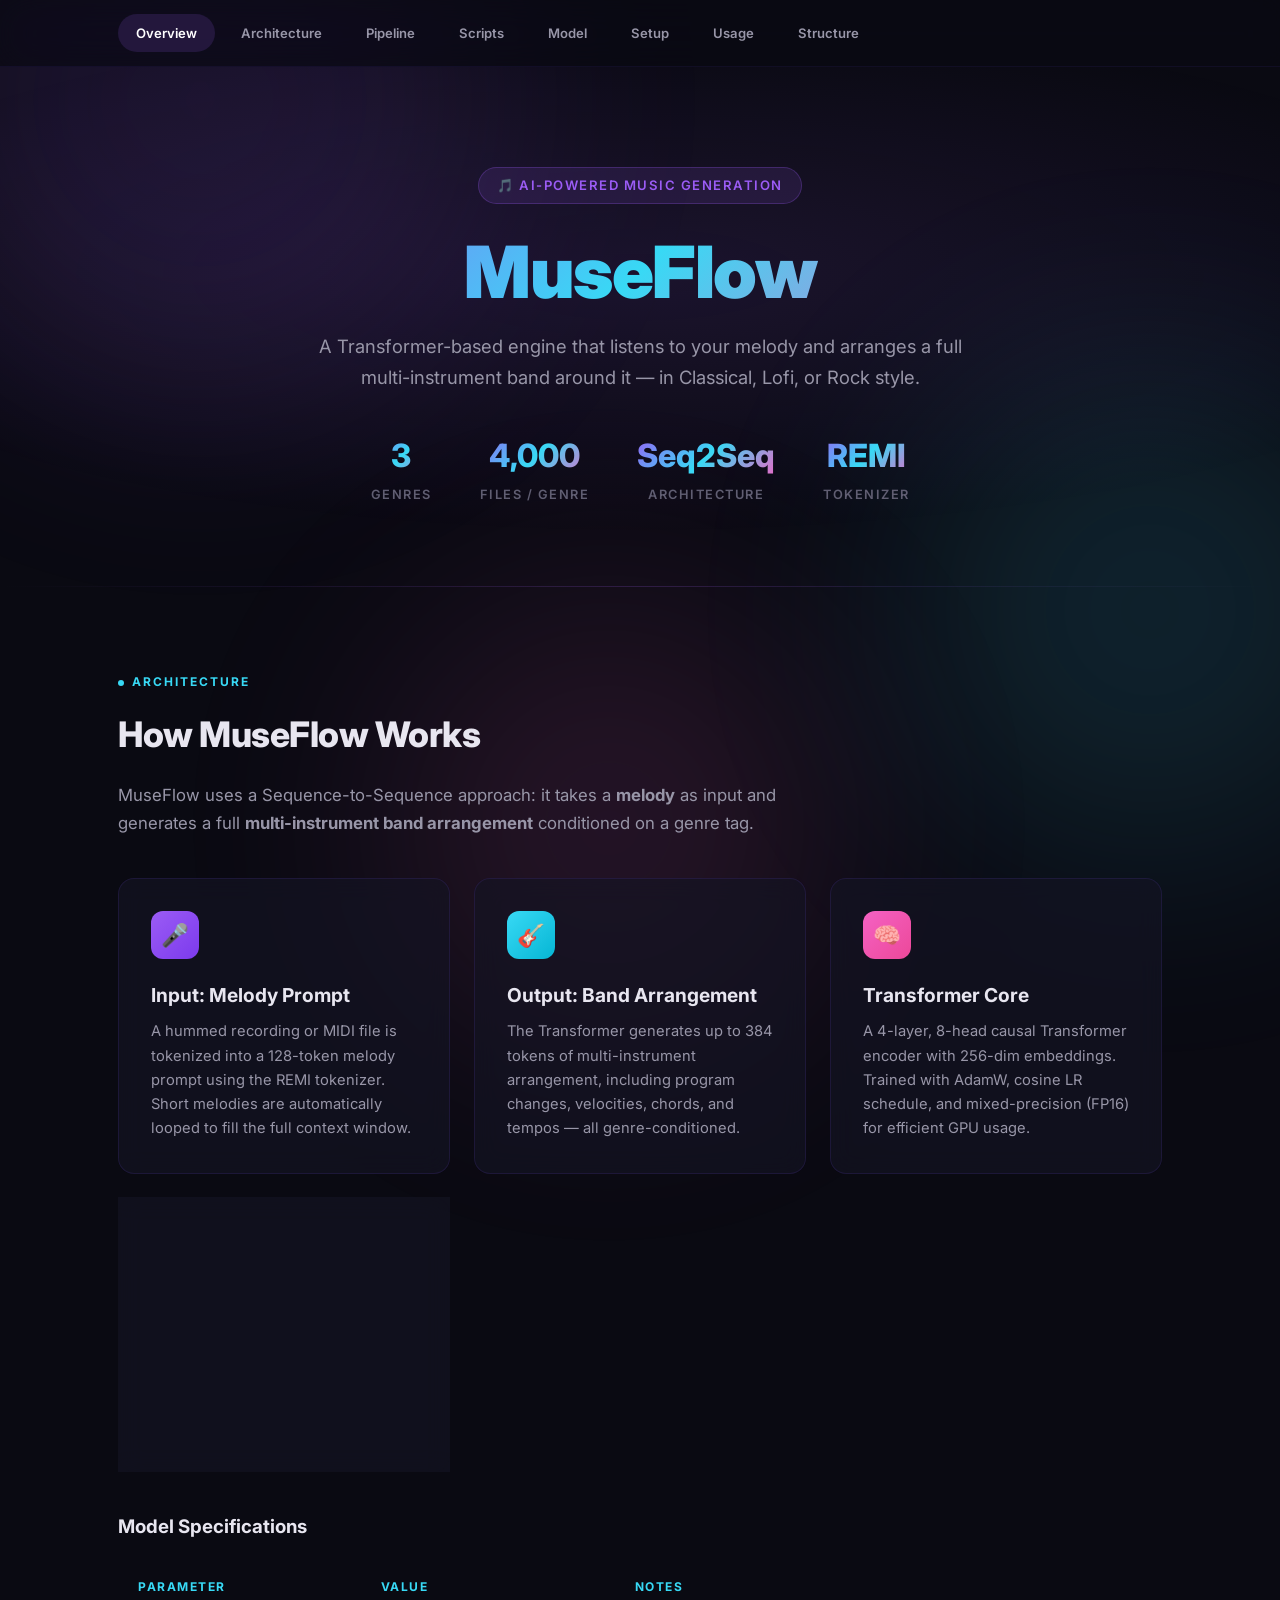
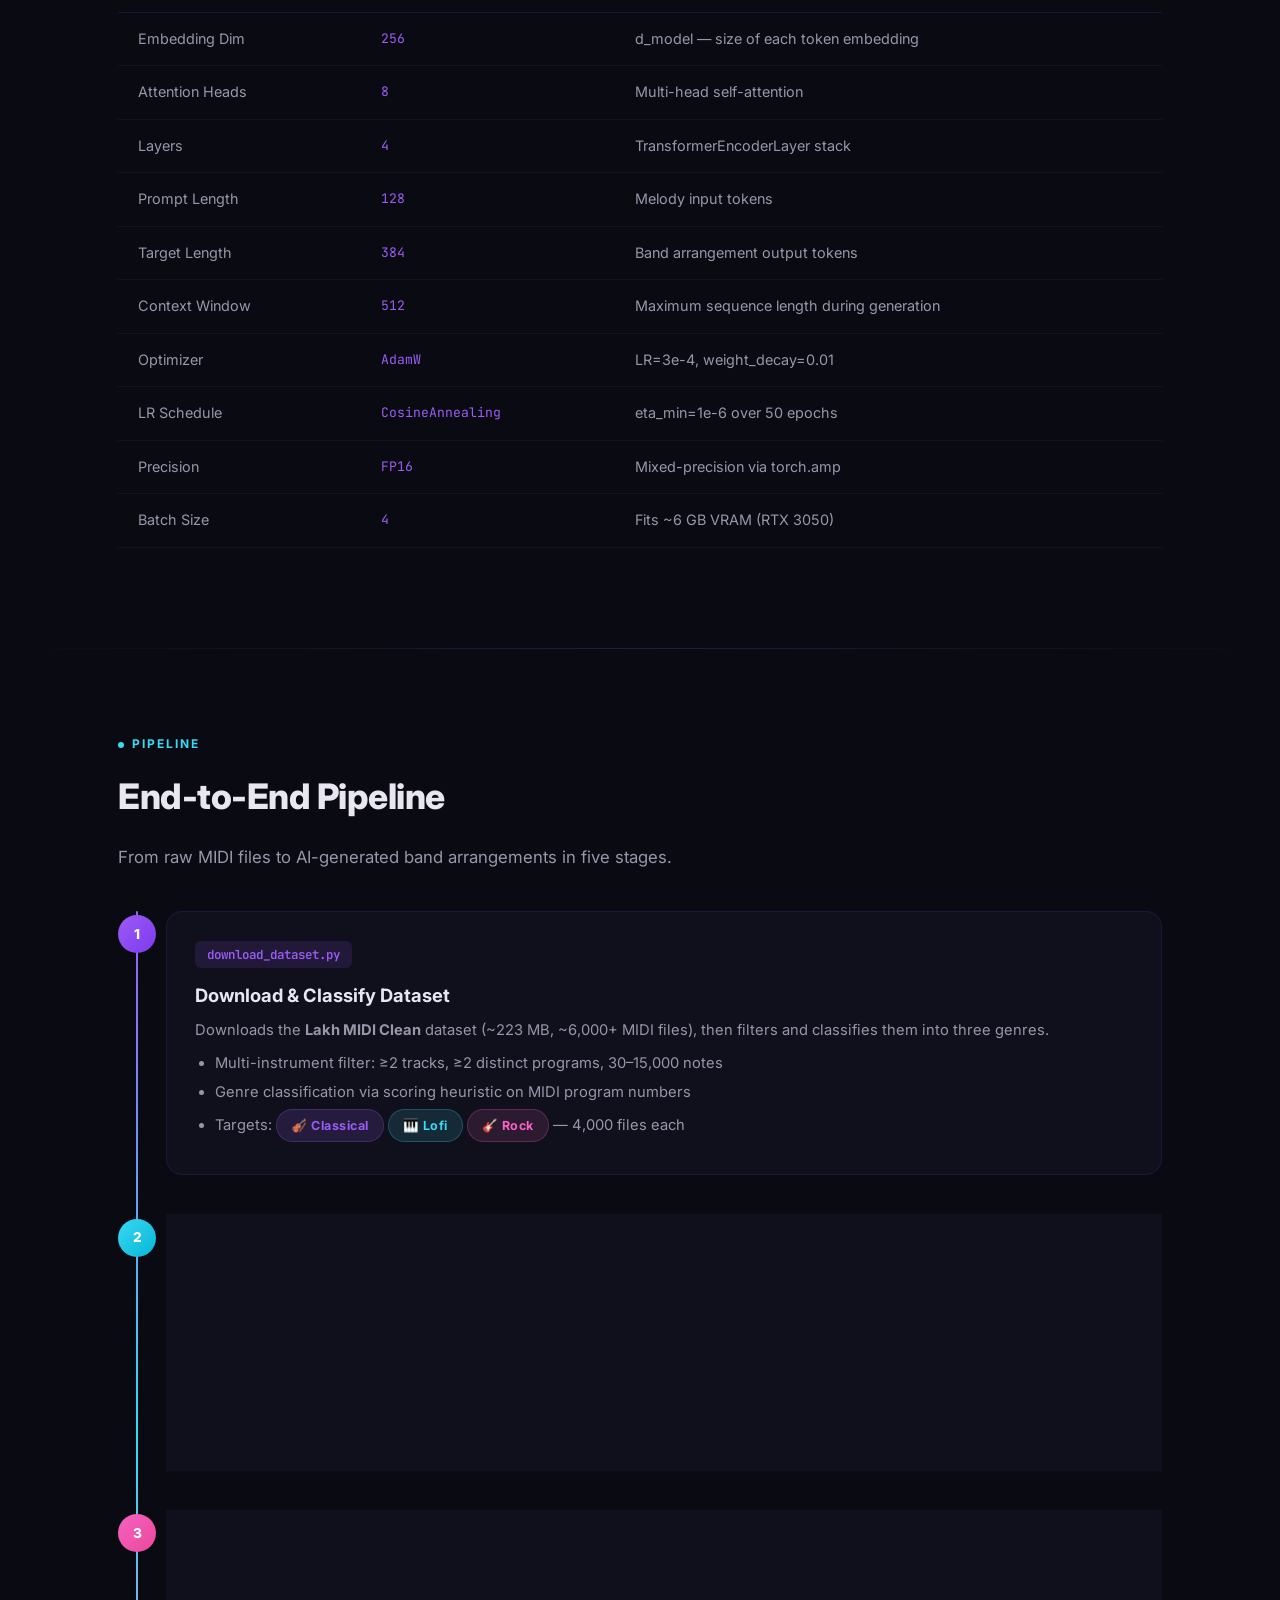
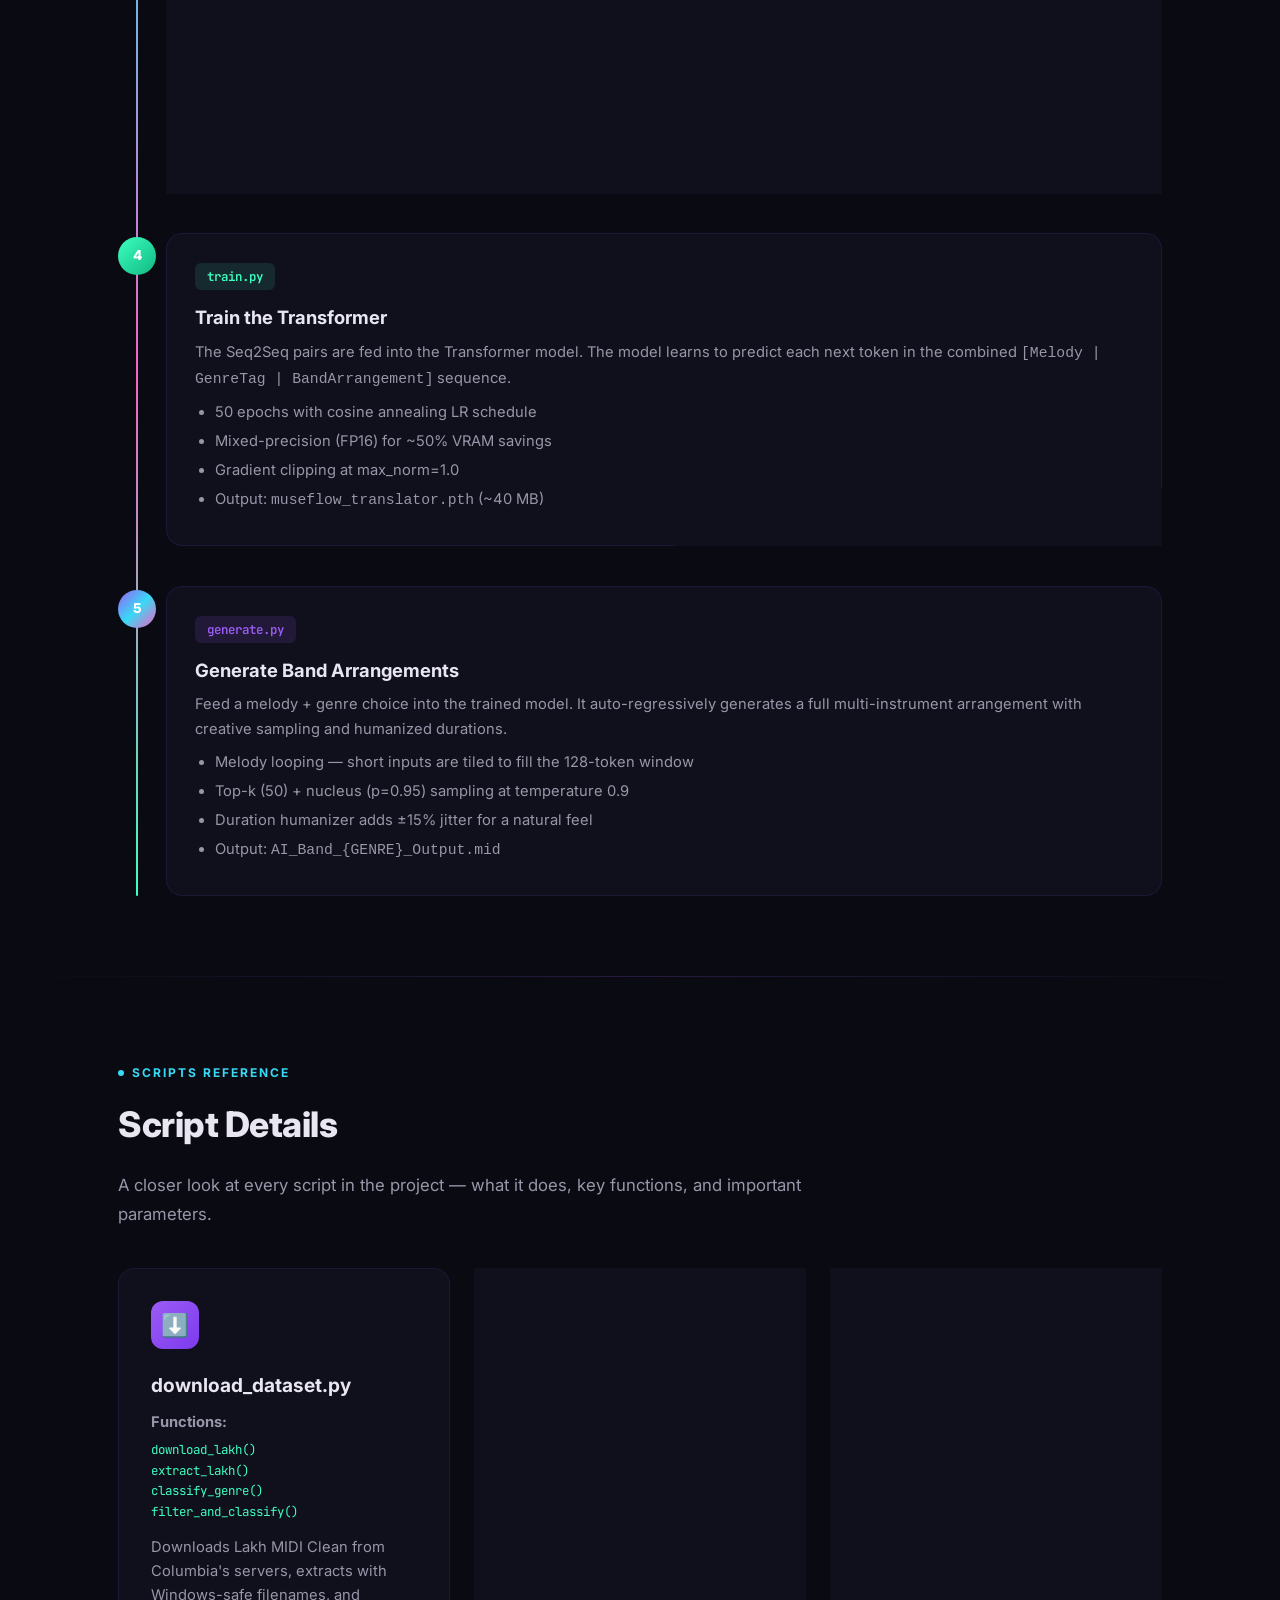
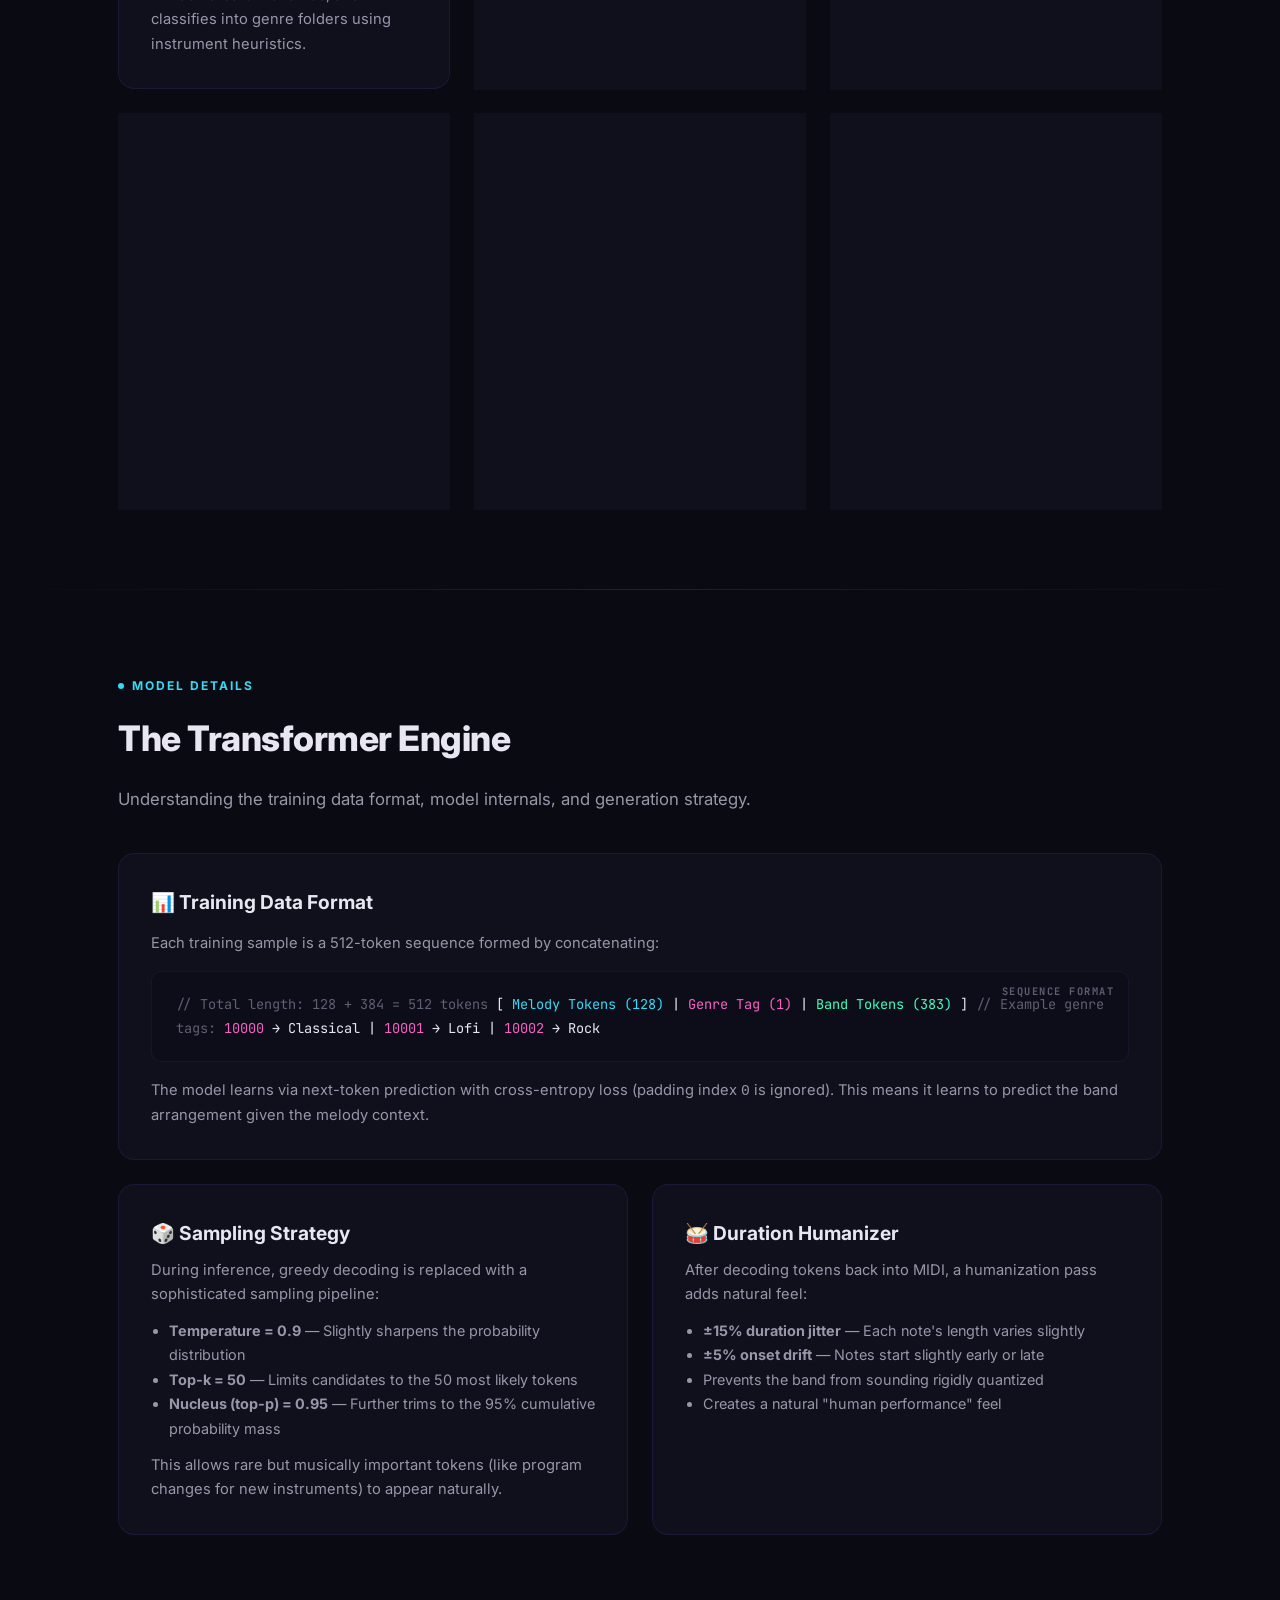
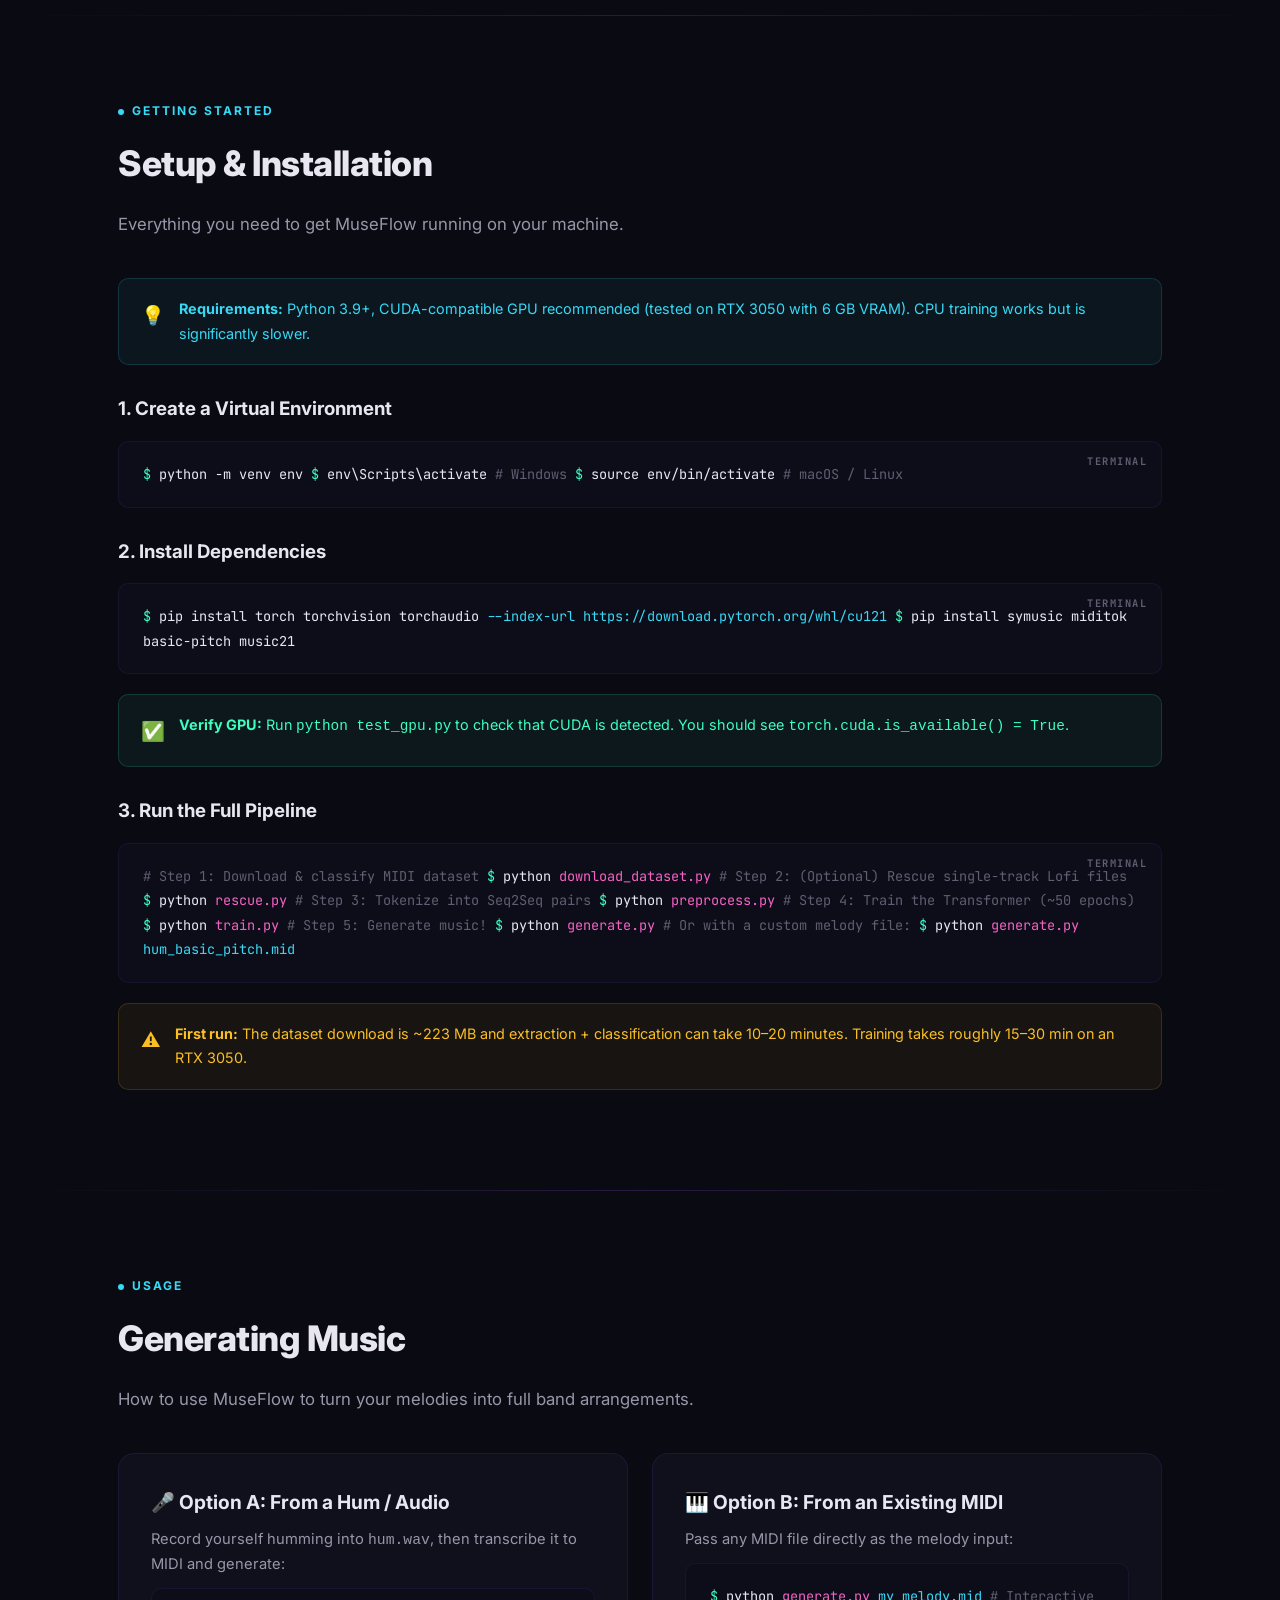
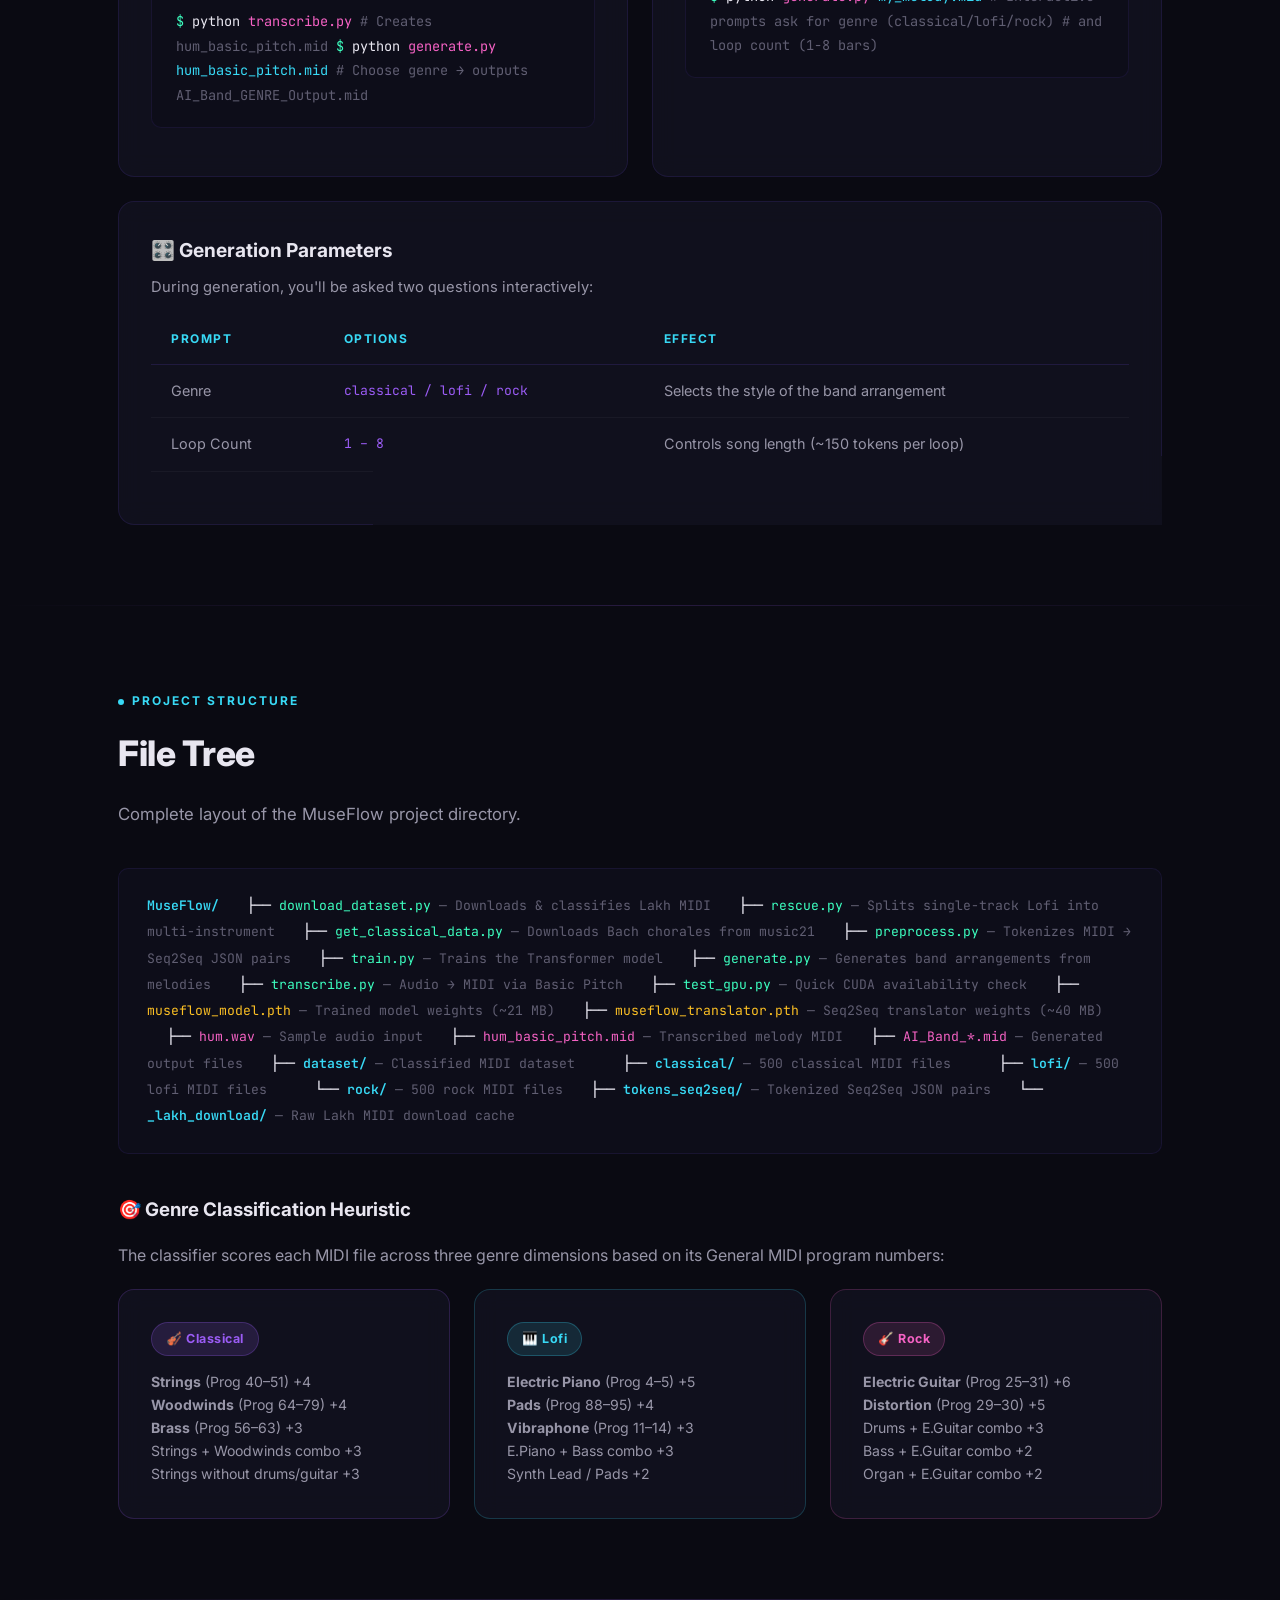
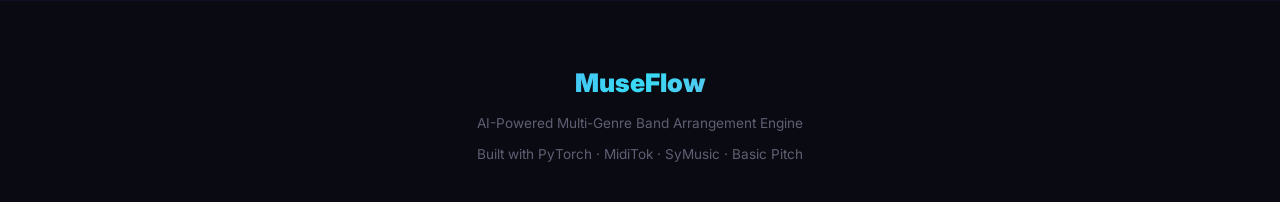
<file: Museflow-guide.html>
<!DOCTYPE html>
<html lang="en">

<head>
  <meta charset="UTF-8" />
  <meta name="viewport" content="width=device-width, initial-scale=1.0" />
  <title>MuseFlow — AI Band Arrangement Guide</title>
  <meta name="description"
    content="Complete guide to MuseFlow: an AI-powered multi-genre, multi-instrument MIDI generation engine that turns melodies into full band arrangements." />
  <link
    href="https://fonts.googleapis.com/css2?family=Inter:wght@300;400;500;600;700;800;900&family=JetBrains+Mono:wght@400;500;600&display=swap"
    rel="stylesheet" />
  <style>
    /* ===== RESET & BASE ===== */
    *,
    *::before,
    *::after {
      box-sizing: border-box;
      margin: 0;
      padding: 0;
    }

    :root {
      --bg-primary: #0a0a12;
      --bg-secondary: #12121e;
      --bg-card: rgba(20, 20, 36, 0.65);
      --bg-card-hover: rgba(28, 28, 52, 0.8);
      --border-card: rgba(120, 80, 255, 0.12);
      --border-card-hover: rgba(120, 80, 255, 0.3);
      --accent-purple: #9b5cf5;
      --accent-cyan: #38d9f5;
      --accent-pink: #f562c4;
      --accent-green: #3dffc0;
      --text-primary: #e8e6f0;
      --text-secondary: #9896a8;
      --text-muted: #605e72;
      --gradient-hero: linear-gradient(135deg, #9b5cf5 0%, #38d9f5 50%, #f562c4 100%);
      --gradient-purple: linear-gradient(135deg, #9b5cf5, #7c3aed);
      --gradient-cyan: linear-gradient(135deg, #38d9f5, #06b6d4);
      --gradient-pink: linear-gradient(135deg, #f562c4, #ec4899);
      --gradient-green: linear-gradient(135deg, #3dffc0, #10b981);
      --shadow-glow: 0 0 60px rgba(155, 92, 245, 0.15);
      --radius: 16px;
      --radius-sm: 10px;
      --font-body: 'Inter', -apple-system, sans-serif;
      --font-mono: 'JetBrains Mono', 'Fira Code', monospace;
    }

    html {
      scroll-behavior: smooth;
    }

    body {
      font-family: var(--font-body);
      background: var(--bg-primary);
      color: var(--text-primary);
      line-height: 1.7;
      overflow-x: hidden;
    }

    /* ===== SCROLLBAR ===== */
    ::-webkit-scrollbar {
      width: 8px;
    }

    ::-webkit-scrollbar-track {
      background: var(--bg-primary);
    }

    ::-webkit-scrollbar-thumb {
      background: var(--accent-purple);
      border-radius: 999px;
    }

    /* ===== SELECTION ===== */
    ::selection {
      background: rgba(155, 92, 245, 0.35);
      color: #fff;
    }

    /* ===== AMBIENT GLOW BACKGROUNDS ===== */
    .ambient-orb {
      position: fixed;
      border-radius: 50%;
      filter: blur(120px);
      opacity: 0.12;
      pointer-events: none;
      z-index: 0;
      animation: drift 18s ease-in-out infinite alternate;
    }

    .orb-1 {
      width: 600px;
      height: 600px;
      background: var(--accent-purple);
      top: -200px;
      left: -100px;
    }

    .orb-2 {
      width: 500px;
      height: 500px;
      background: var(--accent-cyan);
      top: 40%;
      right: -120px;
      animation-delay: -6s;
    }

    .orb-3 {
      width: 450px;
      height: 450px;
      background: var(--accent-pink);
      bottom: -150px;
      left: 30%;
      animation-delay: -12s;
    }

    @keyframes drift {
      0% {
        transform: translate(0, 0) scale(1);
      }

      100% {
        transform: translate(40px, 30px) scale(1.08);
      }
    }

    /* ===== LAYOUT ===== */
    .container {
      max-width: 1100px;
      margin: 0 auto;
      padding: 0 28px;
      position: relative;
      z-index: 1;
    }

    /* ===== HERO ===== */
    .hero {
      position: relative;
      padding: 100px 0 80px;
      text-align: center;
      overflow: hidden;
    }

    .hero::before {
      content: '';
      position: absolute;
      inset: 0;
      background: radial-gradient(ellipse 70% 50% at 50% 40%, rgba(155, 92, 245, 0.12), transparent);
      pointer-events: none;
    }

    .hero-badge {
      display: inline-flex;
      align-items: center;
      gap: 8px;
      padding: 6px 18px;
      border-radius: 999px;
      background: rgba(155, 92, 245, 0.12);
      border: 1px solid rgba(155, 92, 245, 0.25);
      font-size: 0.82rem;
      font-weight: 600;
      color: var(--accent-purple);
      text-transform: uppercase;
      letter-spacing: 1.5px;
      margin-bottom: 28px;
      animation: fadeInDown 0.8s ease;
    }

    .hero h1 {
      font-size: clamp(2.8rem, 6vw, 4.5rem);
      font-weight: 900;
      letter-spacing: -1.5px;
      line-height: 1.1;
      background: var(--gradient-hero);
      -webkit-background-clip: text;
      -webkit-text-fill-color: transparent;
      background-clip: text;
      margin-bottom: 20px;
      animation: fadeInUp 0.8s ease;
    }

    .hero p {
      font-size: 1.15rem;
      color: var(--text-secondary);
      max-width: 650px;
      margin: 0 auto 36px;
      animation: fadeInUp 0.8s ease 0.15s both;
    }

    .hero-stats {
      display: flex;
      justify-content: center;
      gap: 48px;
      flex-wrap: wrap;
      animation: fadeInUp 0.8s ease 0.3s both;
    }

    .hero-stat {
      text-align: center;
    }

    .hero-stat .number {
      font-size: 2rem;
      font-weight: 800;
      background: var(--gradient-hero);
      -webkit-background-clip: text;
      -webkit-text-fill-color: transparent;
      background-clip: text;
    }

    .hero-stat .label {
      font-size: 0.8rem;
      color: var(--text-muted);
      text-transform: uppercase;
      letter-spacing: 1.5px;
      font-weight: 600;
    }

    /* ===== NAV ===== */
    .nav {
      position: sticky;
      top: 0;
      z-index: 100;
      backdrop-filter: blur(20px) saturate(1.8);
      -webkit-backdrop-filter: blur(20px) saturate(1.8);
      background: rgba(10, 10, 18, 0.75);
      border-bottom: 1px solid rgba(120, 80, 255, 0.08);
      padding: 14px 0;
    }

    .nav-inner {
      display: flex;
      align-items: center;
      gap: 8px;
      overflow-x: auto;
      scrollbar-width: none;
    }

    .nav-inner::-webkit-scrollbar {
      display: none;
    }

    .nav a {
      flex-shrink: 0;
      padding: 8px 18px;
      border-radius: 999px;
      font-size: 0.82rem;
      font-weight: 600;
      color: var(--text-secondary);
      text-decoration: none;
      transition: all 0.25s ease;
      white-space: nowrap;
    }

    .nav a:hover,
    .nav a.active {
      color: #fff;
      background: rgba(155, 92, 245, 0.15);
    }

    /* ===== SECTIONS ===== */
    section {
      padding: 80px 0;
    }

    .section-label {
      display: inline-flex;
      align-items: center;
      gap: 8px;
      font-size: 0.75rem;
      font-weight: 700;
      letter-spacing: 2px;
      text-transform: uppercase;
      color: var(--accent-cyan);
      margin-bottom: 12px;
    }

    .section-label .dot {
      width: 6px;
      height: 6px;
      border-radius: 50%;
      background: var(--accent-cyan);
    }

    section h2 {
      font-size: 2.2rem;
      font-weight: 800;
      letter-spacing: -0.5px;
      margin-bottom: 16px;
    }

    section>.container>p {
      color: var(--text-secondary);
      font-size: 1.05rem;
      max-width: 700px;
      margin-bottom: 40px;
    }

    /* ===== CARDS ===== */
    .card {
      background: var(--bg-card);
      border: 1px solid var(--border-card);
      border-radius: var(--radius);
      padding: 32px;
      backdrop-filter: blur(12px);
      -webkit-backdrop-filter: blur(12px);
      transition: all 0.35s ease;
    }

    .card:hover {
      background: var(--bg-card-hover);
      border-color: var(--border-card-hover);
      transform: translateY(-4px);
      box-shadow: var(--shadow-glow);
    }

    .card-icon {
      width: 48px;
      height: 48px;
      border-radius: 12px;
      display: flex;
      align-items: center;
      justify-content: center;
      font-size: 1.4rem;
      margin-bottom: 20px;
      flex-shrink: 0;
    }

    .card h3 {
      font-size: 1.2rem;
      font-weight: 700;
      margin-bottom: 8px;
    }

    .card p {
      color: var(--text-secondary);
      font-size: 0.92rem;
      line-height: 1.65;
    }

    /* ===== GRID LAYOUTS ===== */
    .grid-2 {
      display: grid;
      grid-template-columns: repeat(auto-fit, minmax(320px, 1fr));
      gap: 24px;
    }

    .grid-3 {
      display: grid;
      grid-template-columns: repeat(auto-fit, minmax(260px, 1fr));
      gap: 24px;
    }

    /* ===== PIPELINE (vertical timeline) ===== */
    .pipeline {
      position: relative;
      padding-left: 48px;
    }

    .pipeline::before {
      content: '';
      position: absolute;
      left: 18px;
      top: 0;
      bottom: 0;
      width: 2px;
      background: linear-gradient(to bottom, var(--accent-purple), var(--accent-cyan), var(--accent-pink), var(--accent-green));
      border-radius: 2px;
    }

    .pipeline-step {
      position: relative;
      margin-bottom: 40px;
    }

    .pipeline-step:last-child {
      margin-bottom: 0;
    }

    .pipeline-step .step-dot {
      position: absolute;
      left: -48px;
      top: 4px;
      width: 38px;
      height: 38px;
      border-radius: 50%;
      display: flex;
      align-items: center;
      justify-content: center;
      font-weight: 800;
      font-size: 0.85rem;
      color: #fff;
      z-index: 2;
    }

    .pipeline-step .step-content {
      background: var(--bg-card);
      border: 1px solid var(--border-card);
      border-radius: var(--radius);
      padding: 28px;
      backdrop-filter: blur(8px);
      transition: all 0.35s ease;
    }

    .pipeline-step:hover .step-content {
      border-color: var(--border-card-hover);
      box-shadow: var(--shadow-glow);
    }

    .pipeline-step h3 {
      font-size: 1.15rem;
      font-weight: 700;
      margin-bottom: 6px;
    }

    .pipeline-step .file-tag {
      display: inline-block;
      padding: 3px 12px;
      border-radius: 6px;
      font-family: var(--font-mono);
      font-size: 0.78rem;
      font-weight: 600;
      margin-bottom: 12px;
    }

    .pipeline-step p,
    .pipeline-step ul {
      color: var(--text-secondary);
      font-size: 0.92rem;
    }

    .pipeline-step ul {
      padding-left: 20px;
      margin-top: 8px;
    }

    .pipeline-step li {
      margin-bottom: 4px;
    }

    /* ===== CODE BLOCKS ===== */
    .code-block {
      background: #0d0d19;
      border: 1px solid rgba(120, 80, 255, 0.1);
      border-radius: var(--radius-sm);
      padding: 20px 24px;
      font-family: var(--font-mono);
      font-size: 0.85rem;
      line-height: 1.8;
      overflow-x: auto;
      position: relative;
      margin: 16px 0;
    }

    .code-block .prompt {
      color: var(--accent-green);
      user-select: none;
    }

    .code-block .comment {
      color: var(--text-muted);
    }

    .code-block .cmd {
      color: var(--text-primary);
    }

    .code-block .flag {
      color: var(--accent-cyan);
    }

    .code-block .file {
      color: var(--accent-pink);
    }

    .code-block-label {
      position: absolute;
      top: 10px;
      right: 14px;
      font-size: 0.65rem;
      font-weight: 700;
      letter-spacing: 1.5px;
      text-transform: uppercase;
      color: var(--text-muted);
    }

    /* ===== ARCHITECTURE TABLE ===== */
    .arch-table {
      width: 100%;
      border-collapse: separate;
      border-spacing: 0;
      margin: 20px 0;
      font-size: 0.9rem;
    }

    .arch-table thead th {
      padding: 14px 20px;
      text-align: left;
      font-weight: 700;
      font-size: 0.75rem;
      letter-spacing: 1.5px;
      text-transform: uppercase;
      color: var(--accent-cyan);
      border-bottom: 1px solid rgba(120, 80, 255, 0.15);
    }

    .arch-table tbody td {
      padding: 14px 20px;
      border-bottom: 1px solid rgba(255, 255, 255, 0.04);
      color: var(--text-secondary);
    }

    .arch-table tbody tr:hover td {
      background: rgba(155, 92, 245, 0.05);
    }

    .arch-table .mono {
      font-family: var(--font-mono);
      font-size: 0.82rem;
      color: var(--accent-purple);
    }

    /* ===== GENRE BADGES ===== */
    .genre-badge {
      display: inline-flex;
      align-items: center;
      gap: 6px;
      padding: 5px 14px;
      border-radius: 999px;
      font-size: 0.78rem;
      font-weight: 700;
      letter-spacing: 0.5px;
    }

    .genre-badge.classical {
      background: rgba(155, 92, 245, 0.15);
      color: var(--accent-purple);
      border: 1px solid rgba(155, 92, 245, 0.25);
    }

    .genre-badge.lofi {
      background: rgba(56, 217, 245, 0.12);
      color: var(--accent-cyan);
      border: 1px solid rgba(56, 217, 245, 0.25);
    }

    .genre-badge.rock {
      background: rgba(245, 98, 196, 0.12);
      color: var(--accent-pink);
      border: 1px solid rgba(245, 98, 196, 0.25);
    }

    /* ===== ALERT BOXES ===== */
    .alert {
      border-radius: var(--radius-sm);
      padding: 18px 22px;
      font-size: 0.9rem;
      margin: 20px 0;
      display: flex;
      gap: 14px;
      align-items: flex-start;
    }

    .alert-icon {
      font-size: 1.2rem;
      flex-shrink: 0;
      margin-top: 2px;
    }

    .alert.info {
      background: rgba(56, 217, 245, 0.06);
      border: 1px solid rgba(56, 217, 245, 0.15);
      color: var(--accent-cyan);
    }

    .alert.warning {
      background: rgba(251, 191, 36, 0.06);
      border: 1px solid rgba(251, 191, 36, 0.15);
      color: #fbbf24;
    }

    .alert.tip {
      background: rgba(61, 255, 192, 0.06);
      border: 1px solid rgba(61, 255, 192, 0.15);
      color: var(--accent-green);
    }

    /* ===== FILE TREE ===== */
    .file-tree {
      background: #0d0d19;
      border: 1px solid rgba(120, 80, 255, 0.1);
      border-radius: var(--radius-sm);
      padding: 24px 28px;
      font-family: var(--font-mono);
      font-size: 0.82rem;
      line-height: 2;
    }

    .file-tree .dir {
      color: var(--accent-cyan);
      font-weight: 600;
    }

    .file-tree .py {
      color: var(--accent-green);
    }

    .file-tree .data {
      color: var(--accent-pink);
    }

    .file-tree .model {
      color: #fbbf24;
    }

    .file-tree .indent {
      padding-left: 20px;
    }

    .file-tree .indent2 {
      padding-left: 40px;
    }

    /* ===== FOOTER ===== */
    footer {
      padding: 60px 0 40px;
      text-align: center;
      border-top: 1px solid rgba(120, 80, 255, 0.08);
    }

    footer p {
      color: var(--text-muted);
      font-size: 0.85rem;
    }

    footer .footer-brand {
      font-size: 1.6rem;
      font-weight: 900;
      background: var(--gradient-hero);
      -webkit-background-clip: text;
      -webkit-text-fill-color: transparent;
      background-clip: text;
      margin-bottom: 8px;
    }

    /* ===== DIVIDER ===== */
    .divider {
      height: 1px;
      background: linear-gradient(to right, transparent, rgba(155, 92, 245, 0.2), transparent);
      margin: 0;
    }

    /* ===== ANIMATIONS ===== */
    @keyframes fadeInUp {
      from {
        opacity: 0;
        transform: translateY(24px);
      }

      to {
        opacity: 1;
        transform: translateY(0);
      }
    }

    @keyframes fadeInDown {
      from {
        opacity: 0;
        transform: translateY(-16px);
      }

      to {
        opacity: 1;
        transform: translateY(0);
      }
    }

    .fade-in {
      opacity: 0;
      transform: translateY(28px);
      transition: opacity 0.7s ease, transform 0.7s ease;
    }

    .fade-in.visible {
      opacity: 1;
      transform: translateY(0);
    }

    /* ===== RESPONSIVE ===== */
    @media (max-width: 768px) {
      .hero {
        padding: 70px 0 50px;
      }

      .hero-stats {
        gap: 28px;
      }

      section {
        padding: 50px 0;
      }

      .pipeline {
        padding-left: 40px;
      }

      .grid-3 {
        grid-template-columns: 1fr;
      }
    }
  </style>
</head>

<body>

  <!-- Ambient background orbs -->
  <div class="ambient-orb orb-1"></div>
  <div class="ambient-orb orb-2"></div>
  <div class="ambient-orb orb-3"></div>

  <!-- ===== NAVIGATION ===== -->
  <nav class="nav" id="top-nav">
    <div class="container">
      <div class="nav-inner">
        <a href="#overview">Overview</a>
        <a href="#architecture">Architecture</a>
        <a href="#pipeline">Pipeline</a>
        <a href="#scripts">Scripts</a>
        <a href="#model">Model</a>
        <a href="#setup">Setup</a>
        <a href="#usage">Usage</a>
        <a href="#structure">Structure</a>
      </div>
    </div>
  </nav>

  <!-- ===== HERO ===== -->
  <header class="hero" id="overview">
    <div class="container">
      <div class="hero-badge">🎵 AI-Powered Music Generation</div>
      <h1>MuseFlow</h1>
      <p>A Transformer-based engine that listens to your melody and arranges a full multi-instrument band around it — in
        Classical, Lofi, or Rock style.</p>

      <div class="hero-stats">
        <div class="hero-stat">
          <div class="number">3</div>
          <div class="label">Genres</div>
        </div>
        <div class="hero-stat">
          <div class="number">4,000</div>
          <div class="label">Files / Genre</div>
        </div>
        <div class="hero-stat">
          <div class="number">Seq2Seq</div>
          <div class="label">Architecture</div>
        </div>
        <div class="hero-stat">
          <div class="number">REMI</div>
          <div class="label">Tokenizer</div>
        </div>
      </div>
    </div>
  </header>

  <div class="divider"></div>

  <!-- ===== ARCHITECTURE OVERVIEW ===== -->
  <section id="architecture">
    <div class="container">
      <div class="section-label"><span class="dot"></span> Architecture</div>
      <h2>How MuseFlow Works</h2>
      <p>MuseFlow uses a Sequence-to-Sequence approach: it takes a <strong>melody</strong> as input and generates a full
        <strong>multi-instrument band arrangement</strong> conditioned on a genre tag.
      </p>

      <div class="grid-2 fade-in">
        <div class="card">
          <div class="card-icon" style="background: var(--gradient-purple);">🎤</div>
          <h3>Input: Melody Prompt</h3>
          <p>A hummed recording or MIDI file is tokenized into a 128-token melody prompt using the REMI tokenizer. Short
            melodies are automatically looped to fill the full context window.</p>
        </div>
        <div class="card">
          <div class="card-icon" style="background: var(--gradient-cyan);">🎸</div>
          <h3>Output: Band Arrangement</h3>
          <p>The Transformer generates up to 384 tokens of multi-instrument arrangement, including program changes,
            velocities, chords, and tempos — all genre-conditioned.</p>
        </div>
        <div class="card">
          <div class="card-icon" style="background: var(--gradient-pink);">🧠</div>
          <h3>Transformer Core</h3>
          <p>A 4-layer, 8-head causal Transformer encoder with 256-dim embeddings. Trained with AdamW, cosine LR
            schedule, and mixed-precision (FP16) for efficient GPU usage.</p>
        </div>
        <div class="card">
          <div class="card-icon" style="background: var(--gradient-green);">🎛️</div>
          <h3>Genre Conditioning</h3>
          <p>Three special genre tokens (<code>10000</code>, <code>10001</code>, <code>10002</code>) act as style
            switches, telling the model to generate Classical, Lofi, or Rock arrangements.</p>
        </div>
      </div>

      <div class="fade-in" style="margin-top: 40px;">
        <h3 style="margin-bottom: 16px;">Model Specifications</h3>
        <table class="arch-table">
          <thead>
            <tr>
              <th>Parameter</th>
              <th>Value</th>
              <th>Notes</th>
            </tr>
          </thead>
          <tbody>
            <tr>
              <td>Embedding Dim</td>
              <td class="mono">256</td>
              <td>d_model — size of each token embedding</td>
            </tr>
            <tr>
              <td>Attention Heads</td>
              <td class="mono">8</td>
              <td>Multi-head self-attention</td>
            </tr>
            <tr>
              <td>Layers</td>
              <td class="mono">4</td>
              <td>TransformerEncoderLayer stack</td>
            </tr>
            <tr>
              <td>Prompt Length</td>
              <td class="mono">128</td>
              <td>Melody input tokens</td>
            </tr>
            <tr>
              <td>Target Length</td>
              <td class="mono">384</td>
              <td>Band arrangement output tokens</td>
            </tr>
            <tr>
              <td>Context Window</td>
              <td class="mono">512</td>
              <td>Maximum sequence length during generation</td>
            </tr>
            <tr>
              <td>Optimizer</td>
              <td class="mono">AdamW</td>
              <td>LR=3e-4, weight_decay=0.01</td>
            </tr>
            <tr>
              <td>LR Schedule</td>
              <td class="mono">CosineAnnealing</td>
              <td>eta_min=1e-6 over 50 epochs</td>
            </tr>
            <tr>
              <td>Precision</td>
              <td class="mono">FP16</td>
              <td>Mixed-precision via torch.amp</td>
            </tr>
            <tr>
              <td>Batch Size</td>
              <td class="mono">4</td>
              <td>Fits ~6 GB VRAM (RTX 3050)</td>
            </tr>
          </tbody>
        </table>
      </div>
    </div>
  </section>

  <div class="divider"></div>

  <!-- ===== PIPELINE ===== -->
  <section id="pipeline">
    <div class="container">
      <div class="section-label"><span class="dot"></span> Pipeline</div>
      <h2>End-to-End Pipeline</h2>
      <p>From raw MIDI files to AI-generated band arrangements in five stages.</p>

      <div class="pipeline fade-in">
        <!-- Step 1 -->
        <div class="pipeline-step">
          <div class="step-dot" style="background: var(--gradient-purple);">1</div>
          <div class="step-content">
            <div class="file-tag" style="background: rgba(155,92,245,0.12); color: var(--accent-purple);">
              download_dataset.py</div>
            <h3>Download &amp; Classify Dataset</h3>
            <p>Downloads the <strong>Lakh MIDI Clean</strong> dataset (~223 MB, ~6,000+ MIDI files), then filters and
              classifies them into three genres.</p>
            <ul>
              <li>Multi-instrument filter: ≥2 tracks, ≥2 distinct programs, 30–15,000 notes</li>
              <li>Genre classification via scoring heuristic on MIDI program numbers</li>
              <li>Targets: <span class="genre-badge classical">🎻 Classical</span> <span class="genre-badge lofi">🎹
                  Lofi</span> <span class="genre-badge rock">🎸 Rock</span> — 4,000 files each</li>
            </ul>
          </div>
        </div>

        <!-- Step 2 -->
        <div class="pipeline-step">
          <div class="step-dot" style="background: var(--gradient-cyan);">2</div>
          <div class="step-content">
            <div class="file-tag" style="background: rgba(56,217,245,0.1); color: var(--accent-cyan);">rescue.py</div>
            <h3>Rescue Single-Track Lofi Files</h3>
            <p>Some Lofi MIDI files are squished into a single track. The rescuer splits them into multi-instrument
              arrangements by pitch register:</p>
            <ul>
              <li><strong>≥72</strong> — Melody → Electric Piano (Prog 4)</li>
              <li><strong>48–71</strong> — Pad/Chords → Warm Pad (Prog 89)</li>
              <li><strong>&lt;48</strong> — Bass → Fingered E.Bass (Prog 34)</li>
            </ul>
          </div>
        </div>

        <!-- Step 3 -->
        <div class="pipeline-step">
          <div class="step-dot" style="background: var(--gradient-pink);">3</div>
          <div class="step-content">
            <div class="file-tag" style="background: rgba(245,98,196,0.1); color: var(--accent-pink);">preprocess.py
            </div>
            <h3>Tokenize into Seq2Seq Pairs</h3>
            <p>Each MIDI file is split into a <strong>Melody</strong> (highest-pitched track) and a
              <strong>Band</strong> (all remaining tracks). Both are converted to REMI tokens, with a genre tag injected
              at the start of the band sequence.
            </p>
            <ul>
              <li>Melody = prompt (128 tokens), Band = target (384 tokens)</li>
              <li>Genre IDs: <code>10000</code> (Classical), <code>10001</code> (Lofi), <code>10002</code> (Rock)</li>
              <li>Output: JSON files in <code>tokens_seq2seq/</code></li>
            </ul>
          </div>
        </div>

        <!-- Step 4 -->
        <div class="pipeline-step">
          <div class="step-dot" style="background: var(--gradient-green);">4</div>
          <div class="step-content">
            <div class="file-tag" style="background: rgba(61,255,192,0.1); color: var(--accent-green);">train.py</div>
            <h3>Train the Transformer</h3>
            <p>The Seq2Seq pairs are fed into the Transformer model. The model learns to predict each next token in the
              combined <code>[Melody | GenreTag | BandArrangement]</code> sequence.</p>
            <ul>
              <li>50 epochs with cosine annealing LR schedule</li>
              <li>Mixed-precision (FP16) for ~50% VRAM savings</li>
              <li>Gradient clipping at max_norm=1.0</li>
              <li>Output: <code>museflow_translator.pth</code> (~40 MB)</li>
            </ul>
          </div>
        </div>

        <!-- Step 5 -->
        <div class="pipeline-step">
          <div class="step-dot" style="background: var(--gradient-hero);">5</div>
          <div class="step-content">
            <div class="file-tag" style="background: rgba(155,92,245,0.12); color: var(--accent-purple);">generate.py
            </div>
            <h3>Generate Band Arrangements</h3>
            <p>Feed a melody + genre choice into the trained model. It auto-regressively generates a full
              multi-instrument arrangement with creative sampling and humanized durations.</p>
            <ul>
              <li>Melody looping — short inputs are tiled to fill the 128-token window</li>
              <li>Top-k (50) + nucleus (p=0.95) sampling at temperature 0.9</li>
              <li>Duration humanizer adds ±15% jitter for a natural feel</li>
              <li>Output: <code>AI_Band_{GENRE}_Output.mid</code></li>
            </ul>
          </div>
        </div>
      </div>
    </div>
  </section>

  <div class="divider"></div>

  <!-- ===== SCRIPTS DEEP DIVE ===== -->
  <section id="scripts">
    <div class="container">
      <div class="section-label"><span class="dot"></span> Scripts Reference</div>
      <h2>Script Details</h2>
      <p>A closer look at every script in the project — what it does, key functions, and important parameters.</p>

      <div class="grid-3 fade-in">
        <!-- download_dataset -->
        <div class="card">
          <div class="card-icon" style="background: var(--gradient-purple);">⬇️</div>
          <h3>download_dataset.py</h3>
          <p><strong>Functions:</strong></p>
          <p style="margin-top: 6px; font-family: var(--font-mono); font-size: 0.78rem; color: var(--accent-green);">
            download_lakh()<br>
            extract_lakh()<br>
            classify_genre()<br>
            filter_and_classify()
          </p>
          <p style="margin-top: 12px;">Downloads Lakh MIDI Clean from Columbia's servers, extracts with Windows-safe
            filenames, and classifies into genre folders using instrument heuristics.</p>
        </div>

        <!-- preprocess -->
        <div class="card">
          <div class="card-icon" style="background: var(--gradient-pink);">⚙️</div>
          <h3>preprocess.py</h3>
          <p><strong>Functions:</strong></p>
          <p style="margin-top: 6px; font-family: var(--font-mono); font-size: 0.78rem; color: var(--accent-green);">
            build_tokenizer()<br>
            process_seq2seq()
          </p>
          <p style="margin-top: 12px;">Builds a REMI tokenizer with genre special tokens, splits each MIDI into melody +
            band, and saves tokenized Seq2Seq pairs as JSON.</p>
        </div>

        <!-- train -->
        <div class="card">
          <div class="card-icon" style="background: var(--gradient-green);">🚀</div>
          <h3>train.py</h3>
          <p><strong>Classes:</strong></p>
          <p style="margin-top: 6px; font-family: var(--font-mono); font-size: 0.78rem; color: var(--accent-green);">
            Seq2SeqDataset<br>
            MuseFlowTransformer
          </p>
          <p style="margin-top: 12px;">Custom PyTorch Dataset that stitches prompt+target, and a causal Transformer
            trained with mixed-precision AMP and cosine LR scheduling.</p>
        </div>

        <!-- generate -->
        <div class="card">
          <div class="card-icon" style="background: var(--gradient-cyan);">🎵</div>
          <h3>generate.py</h3>
          <p><strong>Functions:</strong></p>
          <p style="margin-top: 6px; font-family: var(--font-mono); font-size: 0.78rem; color: var(--accent-green);">
            sample_next_token()<br>
            loop_melody()<br>
            humanize_durations()<br>
            generate_band()
          </p>
          <p style="margin-top: 12px;">Loads model, accepts melody + genre, generates tokens autoregressively, humanizes
            durations, and exports MIDI.</p>
        </div>

        <!-- rescue -->
        <div class="card">
          <div class="card-icon" style="background: rgba(251,191,36,0.2); color: #fbbf24;">🚑</div>
          <h3>rescue.py</h3>
          <p><strong>Functions:</strong></p>
          <p style="margin-top: 6px; font-family: var(--font-mono); font-size: 0.78rem; color: var(--accent-green);">
            rescue_lofi()
          </p>
          <p style="margin-top: 12px;">Post-processes single-track Lofi MIDI files by splitting notes into 3 instrument
            tracks based on pitch range (E.Piano, Pad, Bass).</p>
        </div>

        <!-- transcribe -->
        <div class="card">
          <div class="card-icon" style="background: rgba(155,92,245,0.2); color: var(--accent-purple);">🎤</div>
          <h3>transcribe.py</h3>
          <p><strong>Functions:</strong></p>
          <p style="margin-top: 6px; font-family: var(--font-mono); font-size: 0.78rem; color: var(--accent-green);">
            predict_and_save()
          </p>
          <p style="margin-top: 12px;">Uses Spotify's <strong>Basic Pitch</strong> ML model to convert a
            <code>.wav</code> audio recording (e.g., a hum) into a MIDI file for use as input.
          </p>
        </div>
      </div>
    </div>
  </section>

  <div class="divider"></div>

  <!-- ===== MODEL DEEP DIVE ===== -->
  <section id="model">
    <div class="container">
      <div class="section-label"><span class="dot"></span> Model Details</div>
      <h2>The Transformer Engine</h2>
      <p>Understanding the training data format, model internals, and generation strategy.</p>

      <div class="fade-in">
        <!-- Training Data Format -->
        <div class="card" style="margin-bottom: 24px;">
          <h3>📊 Training Data Format</h3>
          <p style="margin-top: 12px;">Each training sample is a 512-token sequence formed by concatenating:</p>
          <div class="code-block" style="margin-top: 16px;">
            <span class="code-block-label">SEQUENCE FORMAT</span>
            <span class="comment">// Total length: 128 + 384 = 512 tokens</span>

            <span class="cmd">[</span> <span class="flag">Melody Tokens (128)</span> <span class="cmd">|</span> <span
              class="file">Genre Tag (1)</span> <span class="cmd">|</span> <span class="prompt">Band Tokens (383)</span>
            <span class="cmd">]</span>

            <span class="comment">// Example genre tags:</span>
            <span class="file">10000</span> → Classical | <span class="file">10001</span> → Lofi | <span
              class="file">10002</span> → Rock
          </div>
          <p style="margin-top: 12px;">The model learns via next-token prediction with cross-entropy loss (padding index
            <code>0</code> is ignored). This means it learns to predict the band arrangement given the melody context.
          </p>
        </div>

        <!-- Sampling Strategy -->
        <div class="grid-2">
          <div class="card">
            <h3>🎲 Sampling Strategy</h3>
            <p style="margin-top: 8px;">During inference, greedy decoding is replaced with a sophisticated sampling
              pipeline:</p>
            <ul style="margin-top: 12px; padding-left: 18px; color: var(--text-secondary); font-size: 0.9rem;">
              <li><strong>Temperature = 0.9</strong> — Slightly sharpens the probability distribution</li>
              <li><strong>Top-k = 50</strong> — Limits candidates to the 50 most likely tokens</li>
              <li><strong>Nucleus (top-p) = 0.95</strong> — Further trims to the 95% cumulative probability mass</li>
            </ul>
            <p style="margin-top: 12px;">This allows rare but musically important tokens (like program changes for new
              instruments) to appear naturally.</p>
          </div>

          <div class="card">
            <h3>🥁 Duration Humanizer</h3>
            <p style="margin-top: 8px;">After decoding tokens back into MIDI, a humanization pass adds natural feel:</p>
            <ul style="margin-top: 12px; padding-left: 18px; color: var(--text-secondary); font-size: 0.9rem;">
              <li><strong>±15% duration jitter</strong> — Each note's length varies slightly</li>
              <li><strong>±5% onset drift</strong> — Notes start slightly early or late</li>
              <li>Prevents the band from sounding rigidly quantized</li>
              <li>Creates a natural "human performance" feel</li>
            </ul>
          </div>
        </div>
      </div>
    </div>
  </section>

  <div class="divider"></div>

  <!-- ===== SETUP ===== -->
  <section id="setup">
    <div class="container">
      <div class="section-label"><span class="dot"></span> Getting Started</div>
      <h2>Setup &amp; Installation</h2>
      <p>Everything you need to get MuseFlow running on your machine.</p>

      <div class="fade-in">
        <div class="alert info">
          <span class="alert-icon">💡</span>
          <div><strong>Requirements:</strong> Python 3.9+, CUDA-compatible GPU recommended (tested on RTX 3050 with 6 GB
            VRAM). CPU training works but is significantly slower.</div>
        </div>

        <h3 style="margin: 28px 0 12px;">1. Create a Virtual Environment</h3>
        <div class="code-block">
          <span class="code-block-label">Terminal</span>
          <span class="prompt">$</span> <span class="cmd">python -m venv env</span>
          <span class="prompt">$</span> <span class="cmd">env\Scripts\activate</span> <span class="comment">#
            Windows</span>
          <span class="prompt">$</span> <span class="cmd">source env/bin/activate</span> <span class="comment"># macOS /
            Linux</span>
        </div>

        <h3 style="margin: 28px 0 12px;">2. Install Dependencies</h3>
        <div class="code-block">
          <span class="code-block-label">Terminal</span>
          <span class="prompt">$</span> <span class="cmd">pip install torch torchvision torchaudio</span> <span
            class="flag">--index-url https://download.pytorch.org/whl/cu121</span>
          <span class="prompt">$</span> <span class="cmd">pip install symusic miditok basic-pitch music21</span>
        </div>

        <div class="alert tip">
          <span class="alert-icon">✅</span>
          <div><strong>Verify GPU:</strong> Run <code>python test_gpu.py</code> to check that CUDA is detected. You
            should see <code>torch.cuda.is_available() = True</code>.</div>
        </div>

        <h3 style="margin: 28px 0 12px;">3. Run the Full Pipeline</h3>
        <div class="code-block">
          <span class="code-block-label">Terminal</span>
          <span class="comment"># Step 1: Download &amp; classify MIDI dataset</span>
          <span class="prompt">$</span> <span class="cmd">python</span> <span class="file">download_dataset.py</span>

          <span class="comment"># Step 2: (Optional) Rescue single-track Lofi files</span>
          <span class="prompt">$</span> <span class="cmd">python</span> <span class="file">rescue.py</span>

          <span class="comment"># Step 3: Tokenize into Seq2Seq pairs</span>
          <span class="prompt">$</span> <span class="cmd">python</span> <span class="file">preprocess.py</span>

          <span class="comment"># Step 4: Train the Transformer (~50 epochs)</span>
          <span class="prompt">$</span> <span class="cmd">python</span> <span class="file">train.py</span>

          <span class="comment"># Step 5: Generate music!</span>
          <span class="prompt">$</span> <span class="cmd">python</span> <span class="file">generate.py</span>
          <span class="comment"># Or with a custom melody file:</span>
          <span class="prompt">$</span> <span class="cmd">python</span> <span class="file">generate.py</span> <span
            class="flag">hum_basic_pitch.mid</span>
        </div>

        <div class="alert warning">
          <span class="alert-icon">⚠️</span>
          <div><strong>First run:</strong> The dataset download is ~223 MB and extraction + classification can take
            10–20 minutes. Training takes roughly 15–30 min on an RTX 3050.</div>
        </div>
      </div>
    </div>
  </section>

  <div class="divider"></div>

  <!-- ===== USAGE ===== -->
  <section id="usage">
    <div class="container">
      <div class="section-label"><span class="dot"></span> Usage</div>
      <h2>Generating Music</h2>
      <p>How to use MuseFlow to turn your melodies into full band arrangements.</p>

      <div class="fade-in">
        <div class="grid-2">
          <div class="card">
            <h3>🎤 Option A: From a Hum / Audio</h3>
            <p style="margin-top: 8px;">Record yourself humming into <code>hum.wav</code>, then transcribe it to MIDI
              and generate:</p>
            <div class="code-block" style="margin-top: 12px;">
              <span class="prompt">$</span> <span class="cmd">python</span> <span class="file">transcribe.py</span>
              <span class="comment"># Creates hum_basic_pitch.mid</span>

              <span class="prompt">$</span> <span class="cmd">python</span> <span class="file">generate.py</span> <span
                class="flag">hum_basic_pitch.mid</span>
              <span class="comment"># Choose genre → outputs AI_Band_GENRE_Output.mid</span>
            </div>
          </div>

          <div class="card">
            <h3>🎹 Option B: From an Existing MIDI</h3>
            <p style="margin-top: 8px;">Pass any MIDI file directly as the melody input:</p>
            <div class="code-block" style="margin-top: 12px;">
              <span class="prompt">$</span> <span class="cmd">python</span> <span class="file">generate.py</span> <span
                class="flag">my_melody.mid</span>
              <span class="comment"># Interactive prompts ask for genre (classical/lofi/rock)</span>
              <span class="comment"># and loop count (1-8 bars)</span>
            </div>
          </div>
        </div>

        <div class="card fade-in" style="margin-top: 24px;">
          <h3>🎛️ Generation Parameters</h3>
          <p style="margin-top: 8px;">During generation, you'll be asked two questions interactively:</p>
          <table class="arch-table" style="margin-top: 16px;">
            <thead>
              <tr>
                <th>Prompt</th>
                <th>Options</th>
                <th>Effect</th>
              </tr>
            </thead>
            <tbody>
              <tr>
                <td>Genre</td>
                <td class="mono">classical / lofi / rock</td>
                <td>Selects the style of the band arrangement</td>
              </tr>
              <tr>
                <td>Loop Count</td>
                <td class="mono">1 – 8</td>
                <td>Controls song length (~150 tokens per loop)</td>
              </tr>
            </tbody>
          </table>
        </div>
      </div>
    </div>
  </section>

  <div class="divider"></div>

  <!-- ===== PROJECT STRUCTURE ===== -->
  <section id="structure">
    <div class="container">
      <div class="section-label"><span class="dot"></span> Project Structure</div>
      <h2>File Tree</h2>
      <p>Complete layout of the MuseFlow project directory.</p>

      <div class="fade-in">
        <div class="file-tree">
          <span class="dir">MuseFlow/</span>
          <span class="indent">├── <span class="py">download_dataset.py</span> <span style="color: var(--text-muted);">—
              Downloads &amp; classifies Lakh MIDI</span></span>
          <span class="indent">├── <span class="py">rescue.py</span> <span style="color: var(--text-muted);">— Splits
              single-track Lofi into multi-instrument</span></span>
          <span class="indent">├── <span class="py">get_classical_data.py</span> <span
              style="color: var(--text-muted);">— Downloads Bach chorales from music21</span></span>
          <span class="indent">├── <span class="py">preprocess.py</span> <span style="color: var(--text-muted);">—
              Tokenizes MIDI → Seq2Seq JSON pairs</span></span>
          <span class="indent">├── <span class="py">train.py</span> <span style="color: var(--text-muted);">— Trains the
              Transformer model</span></span>
          <span class="indent">├── <span class="py">generate.py</span> <span style="color: var(--text-muted);">—
              Generates band arrangements from melodies</span></span>
          <span class="indent">├── <span class="py">transcribe.py</span> <span style="color: var(--text-muted);">— Audio
              → MIDI via Basic Pitch</span></span>
          <span class="indent">├── <span class="py">test_gpu.py</span> <span style="color: var(--text-muted);">— Quick
              CUDA availability check</span></span>
          <span class="indent">├── <span class="model">museflow_model.pth</span> <span
              style="color: var(--text-muted);">— Trained model weights (~21 MB)</span></span>
          <span class="indent">├── <span class="model">museflow_translator.pth</span> <span
              style="color: var(--text-muted);">— Seq2Seq translator weights (~40 MB)</span></span>
          <span class="indent">├── <span class="data">hum.wav</span> <span style="color: var(--text-muted);">— Sample
              audio input</span></span>
          <span class="indent">├── <span class="data">hum_basic_pitch.mid</span> <span
              style="color: var(--text-muted);">— Transcribed melody MIDI</span></span>
          <span class="indent">├── <span class="data">AI_Band_*.mid</span> <span style="color: var(--text-muted);">—
              Generated output files</span></span>
          <span class="indent">├── <span class="dir">dataset/</span> <span style="color: var(--text-muted);">—
              Classified MIDI dataset</span></span>
          <span class="indent2">├── <span class="dir">classical/</span> <span style="color: var(--text-muted);">— 500
              classical MIDI files</span></span>
          <span class="indent2">├── <span class="dir">lofi/</span> <span style="color: var(--text-muted);">— 500 lofi
              MIDI files</span></span>
          <span class="indent2">└── <span class="dir">rock/</span> <span style="color: var(--text-muted);">— 500 rock
              MIDI files</span></span>
          <span class="indent">├── <span class="dir">tokens_seq2seq/</span> <span style="color: var(--text-muted);">—
              Tokenized Seq2Seq JSON pairs</span></span>
          <span class="indent">└── <span class="dir">_lakh_download/</span> <span style="color: var(--text-muted);">—
              Raw Lakh MIDI download cache</span></span>
        </div>
      </div>

      <!-- Genre Classification -->
      <div class="fade-in" style="margin-top: 40px;">
        <h3 style="margin-bottom: 16px;">🎯 Genre Classification Heuristic</h3>
        <p style="color: var(--text-secondary); margin-bottom: 20px;">The classifier scores each MIDI file across three
          genre dimensions based on its General MIDI program numbers:</p>

        <div class="grid-3">
          <div class="card" style="border-color: rgba(155, 92, 245, 0.2);">
            <span class="genre-badge classical">🎻 Classical</span>
            <p style="margin-top: 14px; font-size: 0.88rem;">
              <strong>Strings</strong> (Prog 40–51) +4<br>
              <strong>Woodwinds</strong> (Prog 64–79) +4<br>
              <strong>Brass</strong> (Prog 56–63) +3<br>
              Strings + Woodwinds combo +3<br>
              Strings without drums/guitar +3
            </p>
          </div>
          <div class="card" style="border-color: rgba(56, 217, 245, 0.2);">
            <span class="genre-badge lofi">🎹 Lofi</span>
            <p style="margin-top: 14px; font-size: 0.88rem;">
              <strong>Electric Piano</strong> (Prog 4–5) +5<br>
              <strong>Pads</strong> (Prog 88–95) +4<br>
              <strong>Vibraphone</strong> (Prog 11–14) +3<br>
              E.Piano + Bass combo +3<br>
              Synth Lead / Pads +2
            </p>
          </div>
          <div class="card" style="border-color: rgba(245, 98, 196, 0.2);">
            <span class="genre-badge rock">🎸 Rock</span>
            <p style="margin-top: 14px; font-size: 0.88rem;">
              <strong>Electric Guitar</strong> (Prog 25–31) +6<br>
              <strong>Distortion</strong> (Prog 29–30) +5<br>
              Drums + E.Guitar combo +3<br>
              Bass + E.Guitar combo +2<br>
              Organ + E.Guitar combo +2
            </p>
          </div>
        </div>
      </div>
    </div>
  </section>

  <div class="divider"></div>

  <!-- ===== FOOTER ===== -->
  <footer>
    <div class="container">
      <div class="footer-brand">MuseFlow</div>
      <p>AI-Powered Multi-Genre Band Arrangement Engine</p>
      <p style="margin-top: 8px; color: var(--text-muted);">Built with PyTorch · MidiTok · SyMusic · Basic Pitch</p>
    </div>
  </footer>

  <!-- ===== SCROLL REVEAL ===== -->
  <script>
    // Intersection Observer for fade-in animations
    const observer = new IntersectionObserver((entries) => {
      entries.forEach(entry => {
        if (entry.isIntersecting) {
          entry.target.classList.add('visible');
        }
      });
    }, { threshold: 0.1, rootMargin: '0px 0px -40px 0px' });

    document.querySelectorAll('.fade-in').forEach(el => observer.observe(el));

    // Active nav link tracking
    const sections = document.querySelectorAll('section[id], header[id]');
    const navLinks = document.querySelectorAll('.nav a');

    const navObserver = new IntersectionObserver((entries) => {
      entries.forEach(entry => {
        if (entry.isIntersecting) {
          navLinks.forEach(link => {
            link.classList.toggle('active', link.getAttribute('href') === '#' + entry.target.id);
          });
        }
      });
    }, { threshold: 0.3 });

    sections.forEach(sec => navObserver.observe(sec));
  </script>
</body>

</html>
</file>
